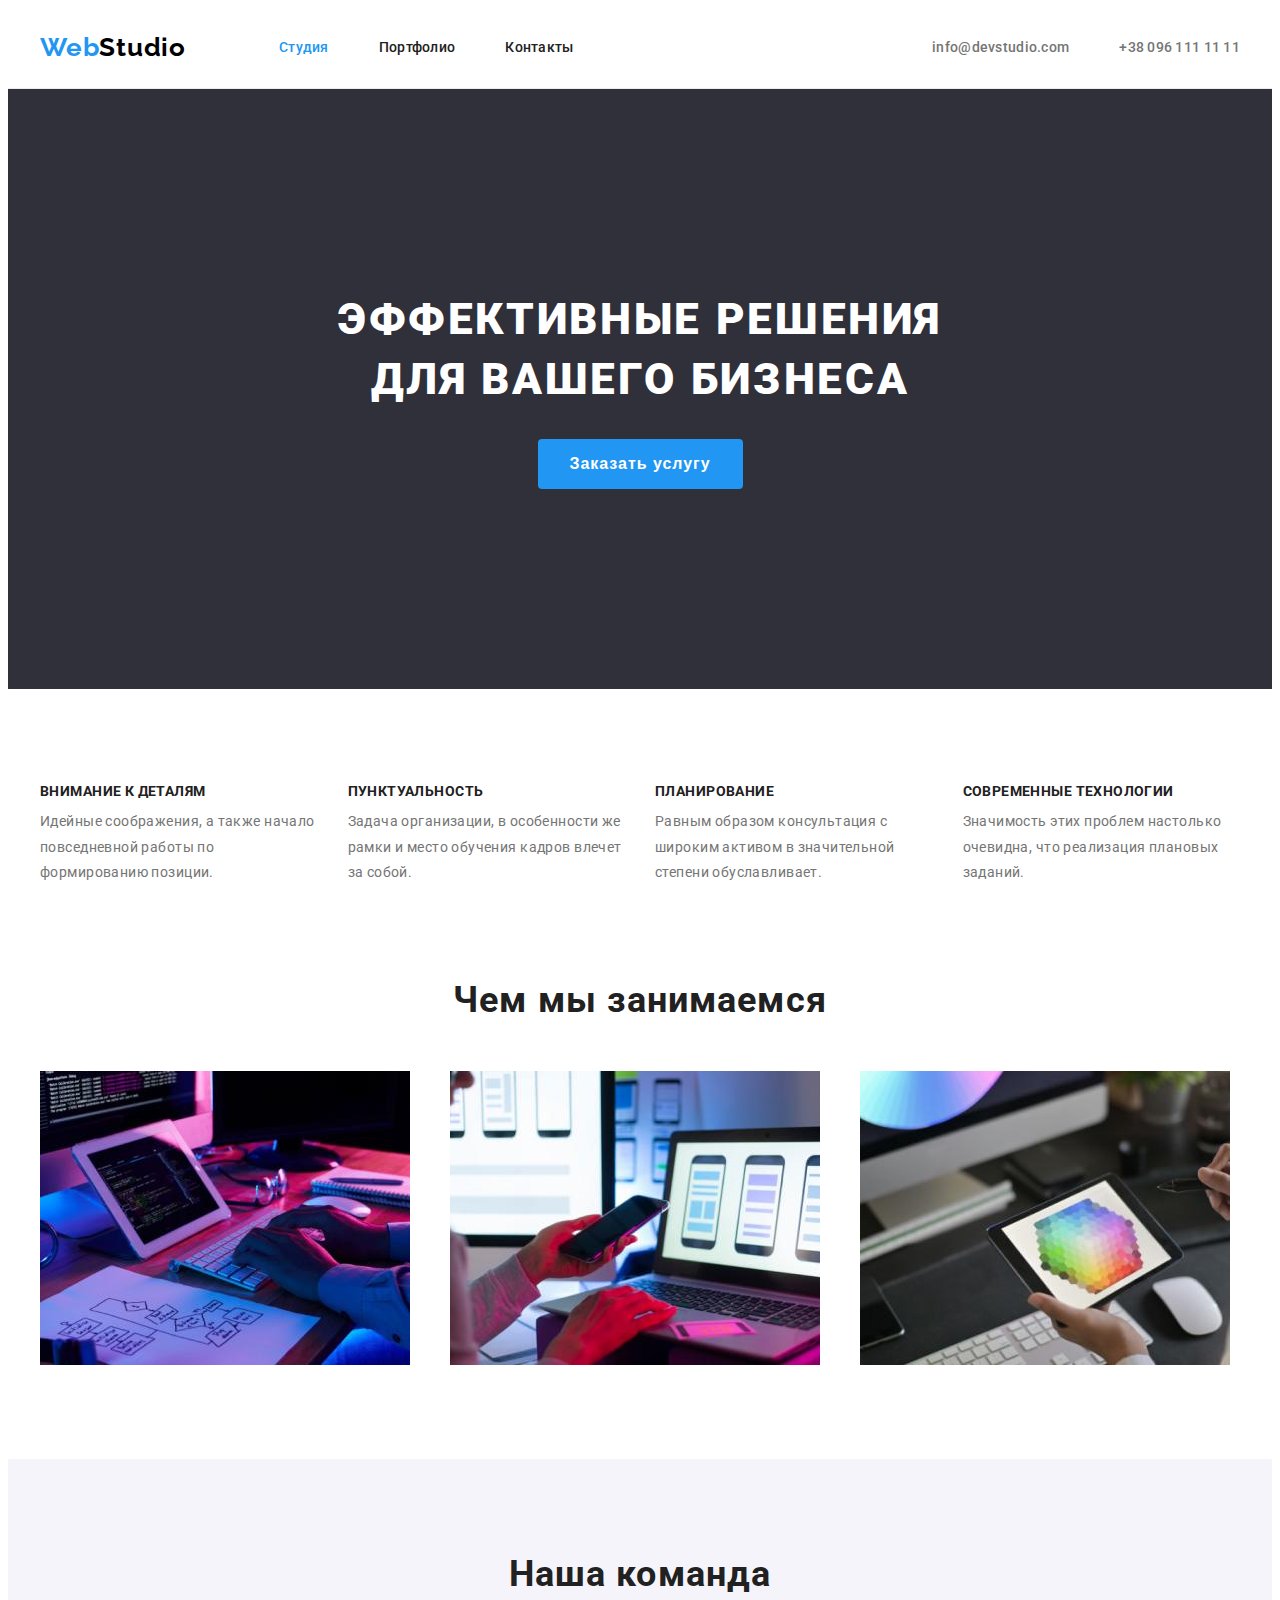
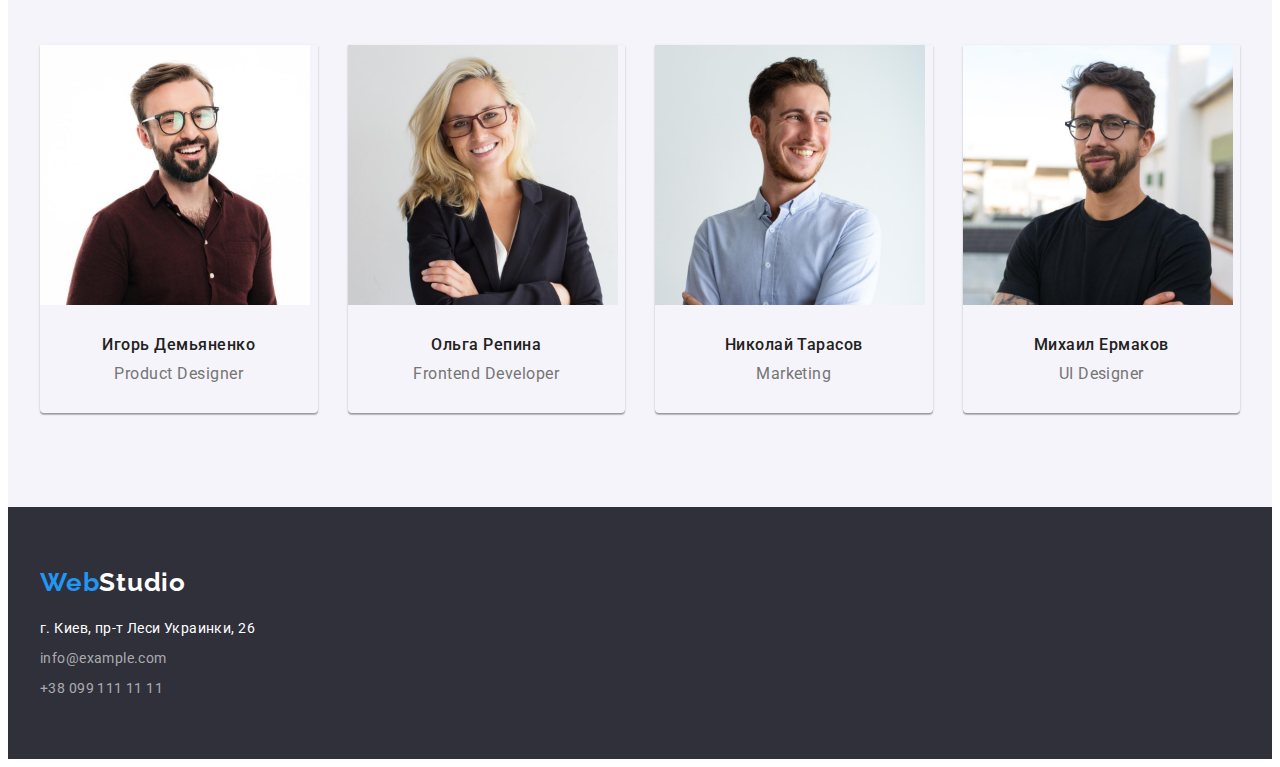
<file: index.html>
<!DOCTYPE html>
<html lang="ru">
  <head>
    <meta charset="UTF-8" />
    <meta http-equiv="X-UA-Compatible" content="IE=edge" />
    <meta name="viewport" content="width=device-width, initial-scale=1.0" />
    <title>Веб Студия</title>
    <link
      rel="stylesheet"
      href="https://cdnjs.cloudflare.com/ajax/libs/modern-normalize/1.0.0/modern-normalize.css"
      integrity="sha512-Zx6MlUMKSVJoQ+83OwhdILe8cSEsCzfqThJd7J/VA2UrK6Ctj85p+xzqfyuNXE5B1k25uUdmJ2OzItbBy9GHAQ=="
      crossorigin="anonymous"
    />
    <link rel="preconnect" href="https://fonts.gstatic.com" />
    <link
      href="https://fonts.googleapis.com/css2?family=Raleway:wght@700&family=Roboto:wght@400;500;700;900&display=swap"
      rel="stylesheet"
    />

    <link rel="stylesheet" href="./CSS/styles.css" />
  </head>

  <body>
    <!--Шапка страницы-->
    <header class="header">
      <div class="container">
        <a class="logo link" lang="en" href="./index.html"
          >Web<span class="logo-header-part">Studio</span></a
        >
        <nav class="site-nav">
          <ul class="list">
            <li class="list-item">
              <a class="link action current" href="./index.html">Студия</a>
            </li>
            <li class="list-item">
              <a class="link action" href="./portfolio.html">Портфолио</a>
            </li>
            <li class="list-item">
              <a class="link action" href="">Контакты</a>
            </li>
          </ul>
        </nav>
        <ul class="list header-contacts">
          <li class="list-item">
            <a class="link action" href="mailto:info@devstudio.com"
              >info@devstudio.com</a
            >
          </li>
          <li class="list-item">
            <a class="link action" href="tel:+380961111111"
              >+38 096 111 11 11</a
            >
          </li>
        </ul>
      </div>
    </header>

    <!--Основной контент страницы-->
    <main>
      <!--Секция герой-->

      <section class="hero">
        <h1 class="hero-title">Эффективные решения для вашего бизнеса</h1>
        <button class="hero-btn action-btn" type="button">
          Заказать услугу
        </button>
      </section>

      <!--Секция преимущества компании-->
      <section class="advantages">
        <div class="container">
          <h2 class="visually-hidden">Наши сильные стороны</h2>

          <ul class="list">
            <li class="advantages-item">
              <h3 class="advantages-title">Внимание к деталям</h3>
              <p class="advantages-text">
                Идейные соображения, а также начало повседневной работы по
                формированию позиции.
              </p>
            </li>
            <li class="advantages-item">
              <h3 class="advantages-title">Пунктуальность</h3>
              <p class="advantages-text">
                Задача организации, в особенности же рамки и место обучения
                кадров влечет за собой.
              </p>
            </li>
            <li class="advantages-item">
              <h3 class="advantages-title">Планирование</h3>
              <p class="advantages-text">
                Равным образом консультация с широким активом в значительной
                степени обуславливает.
              </p>
            </li>
            <li class="advantages-item">
              <h3 class="advantages-title">Современные технологии</h3>
              <p class="advantages-text">
                Значимость этих проблем настолько очевидна, что реализация
                плановых заданий.
              </p>
            </li>
          </ul>
        </div>
      </section>

      <!--Секция чем занимается компания-->
      <section class="abilities">
        <div class="container">
          <h2 class="abilities-title">Чем мы занимаемся</h2>
          <ul class="abilities-list list">
            <li class="abilities-item">
              <img
                src="./images/what-we-do/img-box1.jpg"
                alt="Разработчик компании вводит код для серверной части сайта с клавиатуры"
                width="370"
                height="294"
              />
            </li>
            <li class="abilities-item">
              <img
                src="./images/what-we-do/img-box2.jpg"
                alt="Сотрудник компании создает макет интерфейса сайта адаптивный для мобильных устройств"
                width="370"
                height="294"
              />
            </li>
            <li class="abilities-item">
              <img
                src="./images/what-we-do/img-box3.jpg"
                alt="Дизайнер компании подбирает цвет на палитре планшета"
                width="370"
                height="294"
              />
            </li>
          </ul>
        </div>
      </section>

      <!--Секция команда компании-->
      <section class="team">
        <div class="container">
          <h2 class="team-title">Наша команда</h2>
          <ul class="list">
            <li class="team-item">
              <img
                src="./images/command-of-company/demyanenko.jpg"
                alt="Молодой мужчина в очках с аккуратной бородой в тёмной рубашке"
                width="270"
                height="260"
              />
              <div class="team-item-thumb">
                <h3 class="team-member">Игорь Демьяненко</h3>
                <p class="team-member-profesion">Product Designer</p>
              </div>
            </li>

            <li class="team-item">
              <img
                src="./images/command-of-company/repina.jpg"
                alt="Молодая девушка блондинка в очках с красивой улыбкой"
                width="270"
                height="260"
              />
              <div class="team-item-thumb">
                <h3 class="team-member">Ольга Репина</h3>
                <p class="team-member-profesion">Frontend Developer</p>
              </div>
            </li>

            <li class="team-item">
              <img
                src="./images/command-of-company/tarasov.jpg"
                alt="Молодой парень в белой рубашке улыбается"
                width="270"
                height="260"
              />
              <div class="team-item-thumb">
                <h3 class="team-member">Николай Тарасов</h3>
                <p class="team-member-profesion">Marketing</p>
              </div>
            </li>

            <li class="team-item">
              <img
                src="./images/command-of-company/ermakov.jpg"
                alt="Молодой парень с короткой бородой в очках и черной футболке"
                width="270"
                height="260"
              />
              <div class="team-item-thumb">
                <h3 class="team-member">Михаил Ермаков</h3>
                <p class="team-member-profesion">UI Designer</p>
              </div>
            </li>
          </ul>
        </div>
      </section>
    </main>

    <!--Подвал страницы-->
    <footer class="footer">
      <div class="container">
        <a class="logo link" href="./index.html"
          >Web<span class="logo-footer-part">Studio</span></a
        >
        <address class="address">
          <p class="address-text">г. Киев, пр-т Леси Украинки, 26</p>
          <ul class="list footer-contacts">
            <li class="item">
              <a class="link" href="mailto:info@example.com"
                >info@example.com</a
              >
            </li>
            <li class="item">
              <a class="link" href="tel:+380991111111">+38 099 111 11 11</a>
            </li>
          </ul>
        </address>
      </div>
    </footer>
  </body>
</html>
</file>
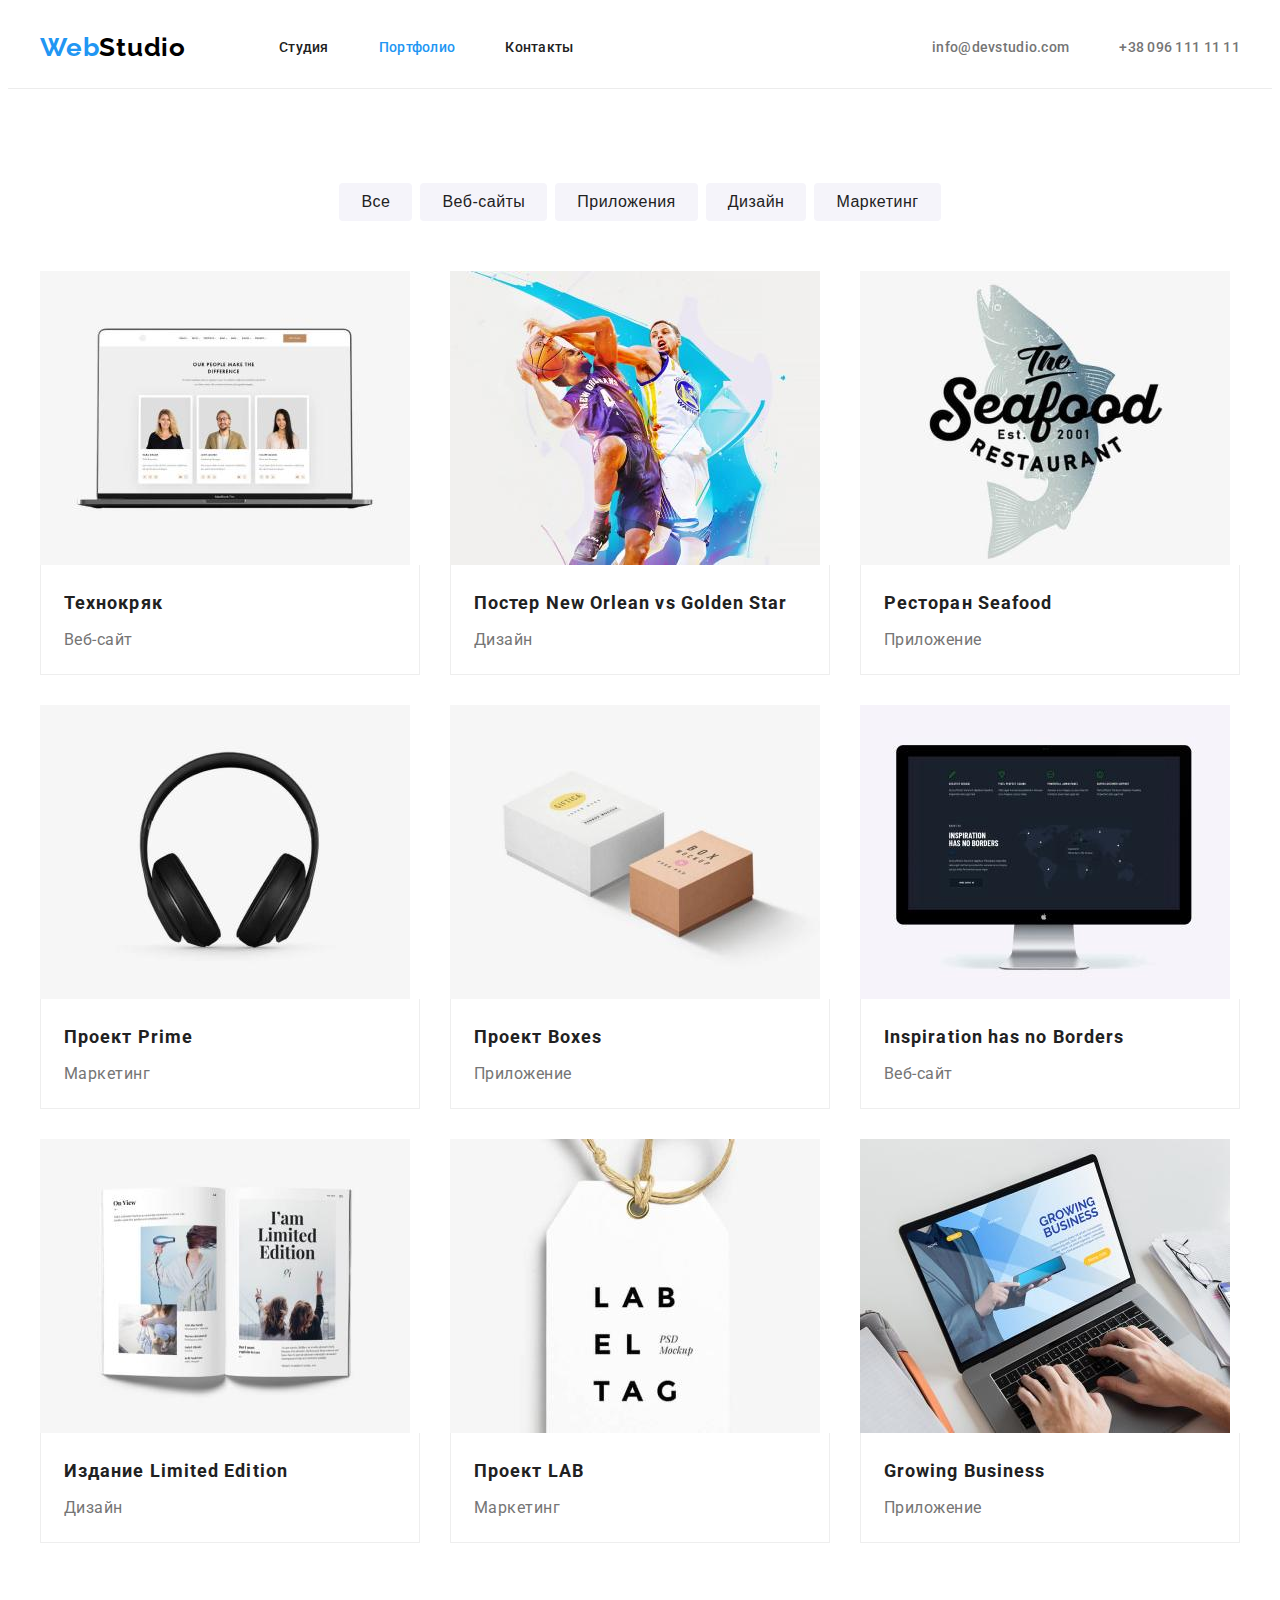
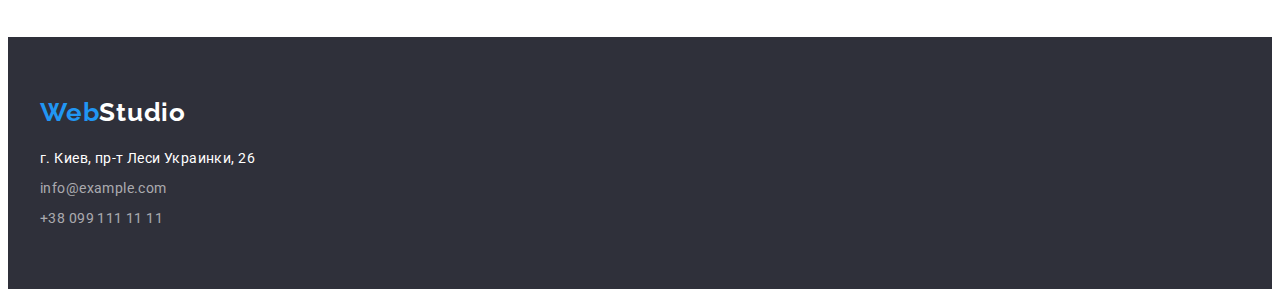
<file: portfolio.html>
<!DOCTYPE html>
<html lang="ru">
  <head>
    <meta charset="UTF-8" />
    <meta http-equiv="X-UA-Compatible" content="IE=edge" />
    <meta name="viewport" content="width=device-width, initial-scale=1.0" />
    <title>Портфолио</title>
    <link
      rel="stylesheet"
      href="https://cdnjs.cloudflare.com/ajax/libs/modern-normalize/1.0.0/modern-normalize.css"
      integrity="sha512-Zx6MlUMKSVJoQ+83OwhdILe8cSEsCzfqThJd7J/VA2UrK6Ctj85p+xzqfyuNXE5B1k25uUdmJ2OzItbBy9GHAQ=="
      crossorigin="anonymous"
    />
    <link rel="preconnect" href="https://fonts.gstatic.com" />
    <link
      href="https://fonts.googleapis.com/css2?family=Raleway:wght@700&family=Roboto:wght@400;500;700;900&display=swap"
      rel="stylesheet"
    />
    <link rel="stylesheet" href="./CSS/styles.css" />
  </head>
  <body>
    <!--Шапка страницы-->
    <header class="header">
      <div class="container">
        <a class="logo link" lang="en" href="./index.html"
          >Web<span class="logo-header-part">Studio</span></a
        >
        <nav class="site-nav">
          <ul class="list">
            <li class="list-item">
              <a class="link action" href="./index.html">Студия</a>
            </li>
            <li class="list-item">
              <a class="link action current" href="./portfolio.html"
                >Портфолио</a
              >
            </li>
            <li class="list-item">
              <a class="link action" href="">Контакты</a>
            </li>
          </ul>
        </nav>
        <ul class="list header-contacts">
          <li class="list-item">
            <a class="link action" href="mailto:info@devstudio.com"
              >info@devstudio.com</a
            >
          </li>
          <li class="list-item">
            <a class="link action" href="tel:+380961111111"
              >+38 096 111 11 11</a
            >
          </li>
        </ul>
      </div>
    </header>

    <main>
      <!-- Портфолио -->
      <section class="projects">
        <div class="container">
          <h1 class="visually-hidden">
            Проекты компании <span lang="en">Web Studio</span>
          </h1>
          <ul class="projects-filter list">
            <li class="filter-list-item">
              <button class="filter-btn" type="button">Все</button>
            </li>
            <li class="filter-list-item">
              <button class="filter-btn" type="button">Веб-сайты</button>
            </li>
            <li class="filter-list-item">
              <button class="filter-btn" type="button">Приложения</button>
            </li>
            <li class="filter-list-item">
              <button class="filter-btn" type="button">Дизайн</button>
            </li>
            <li class="filter-list-item">
              <button class="filter-btn" type="button">Маркетинг</button>
            </li>
          </ul>

          <ul class="projects-list list">
            <li class="projects-list-item">
              <a class="link" href="">
                <img
                  src="./images/portfolio/project-img-1.jpg"
                  alt="Страница сайта на экране ноутбука"
                  width="370"
                  height="294"
                />
                <div class="projects-item-thumb">
                  <h2 class="project-title">Технокряк</h2>
                  <p class="project-text">Веб-сайт</p>
                </div>
              </a>
            </li>
            <li class="projects-list-item">
              <a class="link" href="">
                <img
                  src="./images/portfolio/project-img-2.jpg"
                  alt="Два баскетболиста соперничают за мяч"
                  width="370"
                  height="294"
                />
                <div class="projects-item-thumb">
                  <h2 class="project-title">
                    Постер <span lang="en">New Orlean vs Golden Star</span>
                  </h2>
                  <p class="project-text">Дизайн</p>
                </div>
              </a>
            </li>
            <li class="projects-list-item">
              <a class="link" href="">
                <img
                  src="./images/portfolio/project-img-3.jpg"
                  alt="Логотип ресторана в виде рыбы"
                  width="370"
                  height="294"
                />
                <div class="projects-item-thumb">
                  <h2 class="project-title">
                    Ресторан <span lang="en">Seafood</span>
                  </h2>
                  <p class="project-text">Приложение</p>
                </div>
              </a>
            </li>
            <li class="projects-list-item">
              <a class="link" href="">
                <img
                  src="./images/portfolio/project-img-4.jpg"
                  alt="Наушники для прослушивания музыки"
                  width="370"
                  height="294"
                />
                <div class="projects-item-thumb">
                  <h2 class="project-title">
                    Проект <span lang="en">Prime</span>
                  </h2>
                  <p class="project-text">Маркетинг</p>
                </div>
              </a>
            </li>
            <li class="projects-list-item">
              <a class="link" href="">
                <img
                  src="./images/portfolio/project-img-5.jpg"
                  alt="Белая и коричневая коробки"
                  width="370"
                  height="294"
                />
                <div class="projects-item-thumb">
                  <h2 class="project-title">
                    Проект <span lang="en">Boxes</span>
                  </h2>
                  <p class="project-text">Приложение</p>
                </div>
              </a>
            </li>
            <li class="projects-list-item">
              <a class="link" href="">
                <img
                  src="./images/portfolio/project-img-6.jpg"
                  alt="Веб-сайт на экране монитора компьютера"
                  width="370"
                  height="294"
                />
                <div class="projects-item-thumb">
                  <h2 class="project-title" lang="en">
                    Inspiration has no Borders
                  </h2>
                  <p class="project-text">Веб-сайт</p>
                </div>
              </a>
            </li>
            <li class="projects-list-item">
              <a class="link" href="">
                <img
                  src="./images/portfolio/project-img-7.jpg"
                  alt="Разворот журнала"
                  width="370"
                  height="294"
                />
                <div class="projects-item-thumb">
                  <h2 class="project-title">
                    Издание <span lang="en">Limited Edition</span>
                  </h2>
                  <p class="project-text">Дизайн</p>
                </div>
              </a>
            </li>
            <li class="projects-list-item">
              <a class="link" href="">
                <img
                  src="./images/portfolio/project-img-8.jpg"
                  alt="Белая бирка с надписью LAB EL TAG"
                  width="370"
                  height="294"
                />
                <div class="projects-item-thumb">
                  <h2 class="project-title">
                    Проект <span lang="en">LAB</span>
                  </h2>
                  <p class="project-text">Маркетинг</p>
                </div>
              </a>
            </li>
            <li class="projects-list-item">
              <a class="link" href="">
                <img
                  src="./images/portfolio/project-img-9.jpg"
                  alt="Руки молодого человека на клавиатуре ноутбука"
                  width="370"
                  height="294"
                />
                <div class="projects-item-thumb">
                  <h2 class="project-title" lang="en">Growing Business</h2>
                  <p class="project-text">Приложение</p>
                </div>
              </a>
            </li>
          </ul>
        </div>
      </section>
    </main>

    <!--Подвал страницы-->
    <footer class="footer">
      <div class="container">
        <a class="logo link" href="./index.html"
          >Web<span class="logo-footer-part">Studio</span></a
        >
        <address class="address">
          <p class="address-text">г. Киев, пр-т Леси Украинки, 26</p>
          <ul class="list footer-contacts">
            <li class="item">
              <a class="link" href="mailto:info@example.com"
                >info@example.com</a
              >
            </li>
            <li class="item">
              <a class="link" href="tel:+380991111111">+38 099 111 11 11</a>
            </li>
          </ul>
        </address>
      </div>
    </footer>
  </body>
</html>
</file>
<file: CSS/styles.css>
:root {
  /* Паддинги секций */
  --section-pdg: 94px;

  /* Основной зазор */
  --primary-gap: 30px;

  /* Шрифты */
  --primary-font: 'Roboto', sans-serif;
  --secondary-font: 'Raleway', sans-serif;

  /* Фоны */
  --primary-bgc: #ffffff;
  --footer-bgc: #2f303a;
  /* Фон кнопок фильтра и фон секции команды*/
  --secondary-bgc: #f5f4fa;

  /* Заголовки h2-h3, текст кнопок фильтра, текст навигации в шапке */
  --main-title-color: #212121;

  /* Основной текст, контакты в шапке */
  --paragraph-color: #757575;

  /* Цвета логотипа */
  --primary-part-logo-color: #2196f3;
  --header-part-logo-color: #000000;
  --footer-part-logo-color: #ffffff;

  /* Состояние активности: ссылки (текст), кнопки фильтра (фон) */
  --action-color: #2196f3;

  /* Фон кнопки героя при наведении */
  --hero-btn-action-bgc: #188ce8;

  /* Почта и телефон в подвале */
  --fotter-contacts-color: rgba(255, 255, 255, 0.6);

  /* Рамка карточек проектов в портфолио */
  --project-border-color: #eeeeee;
}

body {
  font-family: var(--primary-font);
  background-color: var(--primary-bgc);
}

h1,
h2,
h3,
h4,
h5,
h6,
p {
  margin: 0;
}

ul,
ol {
  margin: 0;
  padding: 0;
}

img {
  display: block;
  max-width: 100%;
  height: auto;
}

.list {
  list-style: none;
}

.link {
  text-decoration: none;
}

.container {
  max-width: 1200px;
  padding-left: 15px;
  padding-right: 15px;
  margin: 0 auto;
}

/* ===========ЛОГО============= */
.logo {
  margin-right: 93px;
  padding: 24px 0;
  font-family: var(--secondary-font);
  font-size: 26px;
  line-height: 1.2;
  font-weight: 700;
  letter-spacing: 0.03em;
  color: #2196f3;
}

.logo-header-part {
  color: #000000;
}

.logo-footer-part {
  color: #ffffff;
}

.footer .logo {
  padding: 0;
  margin-right: 0;
}

/* =============КОНЕЦ ЛОГО============== */

/* ===============ШАПКА========================= */
.header {
  border-bottom: 1px solid #ececec;
}

.header .link {
  display: block;
}

.site-nav .link {
  padding: 32px 0;
}

.site-nav .link,
.header-contacts .link {
  font-weight: 500;
  font-size: 14px;
  line-height: 1.14;
  letter-spacing: 0.02em;
  color: #212121;
}

.header-contacts .link {
  color: #757575;
}

.action:hover,
.action:focus {
  color: var(--action-color);
}

.site-nav .current {
  color: var(--action-color);
}

.header .container {
  display: flex;
  align-items: center;
}

.site-nav .list {
  display: flex;
}

.header .list-item:not(:last-child) {
  margin-right: 50px;
}

.header-contacts {
  display: flex;
  margin-left: auto;
  align-items: center;
}

/* ===================КОНЕЦ ШАПКИ================== */

/* =================ГЕРОЙ===================== */
.hero {
  padding: 200px 0;
  background-color: var(--footer-bgc);
  text-align: center;
}

.hero-title {
  margin: 0 auto;
  width: 696px;
  margin-bottom: 30px;
  font-weight: 900;
  font-size: 44px;
  line-height: 1.363636363636364;
  text-transform: uppercase;
  letter-spacing: 0.06em;
  color: #ffffff;
}

.hero-btn {
  min-width: 200px;
  padding: 10px 32px;
  font-weight: 700;
  font-size: 16px;
  line-height: 1.875;
  text-align: center;
  letter-spacing: 0.06em;
  color: #ffffff;
  background-color: #2196f3;
  border: transparent;
  border-radius: 4px;
  cursor: pointer;
}

.action-btn:hover,
.action-btn:focus {
  background-color: var(--hero-btn-action-bgc);
}
/* ===============КОНЕЦ ГЕРОЯ=================== */

/* ================ПРЕИМУЩЕСТВА================ */
.advantages {
  padding: var(--section-pdg) 0;
}

/* Скрытый заголовок секции */
.visually-hidden {
  position: absolute !important;
  clip: rect(1px 1px 1px 1px); /* IE6 IE7 */
  clip: rect(1px 1px 1px 1px);
  padding: 0 !important;
  border: 0 !important;
  height: 1px !important;
  width: 1px !important;
  overflow: hidden;
}

.advantages-title {
  margin-bottom: 10px;
  font-weight: 700;
  font-size: 14px;
  line-height: 1.1721;
  letter-spacing: 0.03em;
  text-transform: uppercase;
  color: var(--main-title-color);
}

.advantages-text {
  font-weight: 400;
  font-size: 14px;
  line-height: 1.8;
  letter-spacing: 0.03em;
  color: var(--paragraph-color);
}

.advantages .list {
  display: flex;
  flex-wrap: wrap;
  justify-content: center;
  margin-top: calc(-1 * var(--primary-gap));
  margin-left: calc(-1 * var(--primary-gap));
}

.advantages-item {
  margin-top: var(--primary-gap);
  margin-left: var(--primary-gap);
  flex-basis: calc(100% / 4 - var(--primary-gap));
}

/* ==============КОНЕЦ ПРЕИМУЩЕСТВА=============== */

/* ============ВОЗМОЖНОСТИ и КОМАНДА==============*/
.abilities-title,
.team-title {
  margin-bottom: 50px;
  font-weight: 700;
  font-size: 36px;
  line-height: 1.17;
  text-align: center;
  letter-spacing: 0.03em;
  color: var(--main-title-color);
}

.abilities {
  padding: 0 0 var(--section-pdg);
}

.abilities-list {
  display: flex;
  flex-wrap: wrap;
  justify-content: center;
  margin-top: calc(-1 * var(--primary-gap));
  margin-left: calc(-1 * var(--primary-gap));
}

.abilities-item {
  margin-top: var(--primary-gap);
  margin-left: var(--primary-gap);
  flex-basis: calc(100% / 3 - var(--primary-gap));
}

.team {
  background-color: var(--secondary-bgc);
  padding: var(--section-pdg) 0;
}

.team-member,
.team-member-profesion {
  font-weight: 500;
  font-size: 16px;
  line-height: 1.19;
  text-align: center;
  letter-spacing: 0.03em;
  color: var(--main-title-color);
}

.team-member-profesion {
  font-weight: 400;
  color: var(--paragraph-color);
}

.team-title {
  margin-bottom: 50px;
}

.team .list {
  display: flex;
  flex-wrap: wrap;
  justify-content: center;
  margin-top: calc(-1 * var(--primary-gap));
  margin-left: calc(-1 * var(--primary-gap));
}

.team-item {
  margin-top: var(--primary-gap);
  margin-left: var(--primary-gap);
  flex-basis: calc(100% / 4 - var(--primary-gap));
  box-shadow: 0px 1px 3px rgba(0, 0, 0, 0.12), 0px 1px 1px rgba(0, 0, 0, 0.14),
    0px 2px 1px rgba(0, 0, 0, 0.2);
  border-radius: 0px 0px 4px 4px;
}

.team-item-thumb {
  padding: 30px 0;
}

.team-member {
  margin-bottom: 10px;
}

/* КОНЕЦ ВОЗМОЖНОСТИ и КОМАНДА */

/* ПОРТФОЛИО */
.filter-btn {
  font-weight: 500;
  font-size: 16px;
  line-height: 1.625;
  text-align: center;
  letter-spacing: 0.03em;
  color: #212121;
  background-color: var(--secondary-bgc);
  cursor: pointer;
}

.filter-btn:hover,
.filter-btn:focus {
  color: #ffffff;
  background-color: var(--action-color);
  box-shadow: 0px 3px 1px rgba(0, 0, 0, 0.1), 0px 1px 2px rgba(0, 0, 0, 0.08),
    0px 2px 2px rgba(0, 0, 0, 0.12);
}

.project-title {
  font-weight: 700;
  font-size: 18px;
  line-height: 2;
  letter-spacing: 0.06em;
  color: var(--main-title-color);
  margin-bottom: 4px;
}

.project-text {
  font-weight: 400;
  font-size: 16px;
  line-height: 1.875;
  letter-spacing: 0.03em;
  color: var(--paragraph-color);
}

.projects {
  padding: var(--section-pdg) 0;
}

.projects-filter {
  display: flex;
  justify-content: center;
  margin-bottom: 50px;
}

.filter-btn {
  padding: 6px 22px;
  border: none;
  border-radius: 4px;
}

.filter-list-item:not(:last-child) {
  margin-right: 8px;
}

.projects .link {
  display: block;
}

.projects-list {
  display: flex;
  flex-wrap: wrap;
  justify-content: center;
  margin-top: calc(-1 * (var(--primary-gap)));
  margin-left: calc(-1 * (var(--primary-gap)));
}

.projects-list-item {
  margin-top: 30px;
  margin-left: 30px;
  flex-basis: calc(100% / 3 - var(--primary-gap));
}

.projects-item-thumb {
  padding: 20px 23px 19px;
  border: 1px solid #eeeeee;
  border-top: none;
}

/* КОНЕЦ ПОРТФОЛИО */

/* ПОДВАЛ */
.footer {
  background-color: var(--footer-bgc);
  padding: 60px 0;
}

.footer .logo {
  display: block;
  margin-bottom: 20px;
}

.address-text,
.footer-contacts .item {
  margin-bottom: 9px;
}

.footer-contacts .item:last-child {
  margin-bottom: 0px;
}

.address {
  font-weight: 400;
  font-style: normal;
  font-size: 14px;
  line-height: 1.5;
  letter-spacing: 0.03em;
  color: #ffffff;
}

.address .link {
  color: rgba(255, 255, 255, 0.6);
}
/* КОНЕЦ ПОДВАЛА */
</file>
